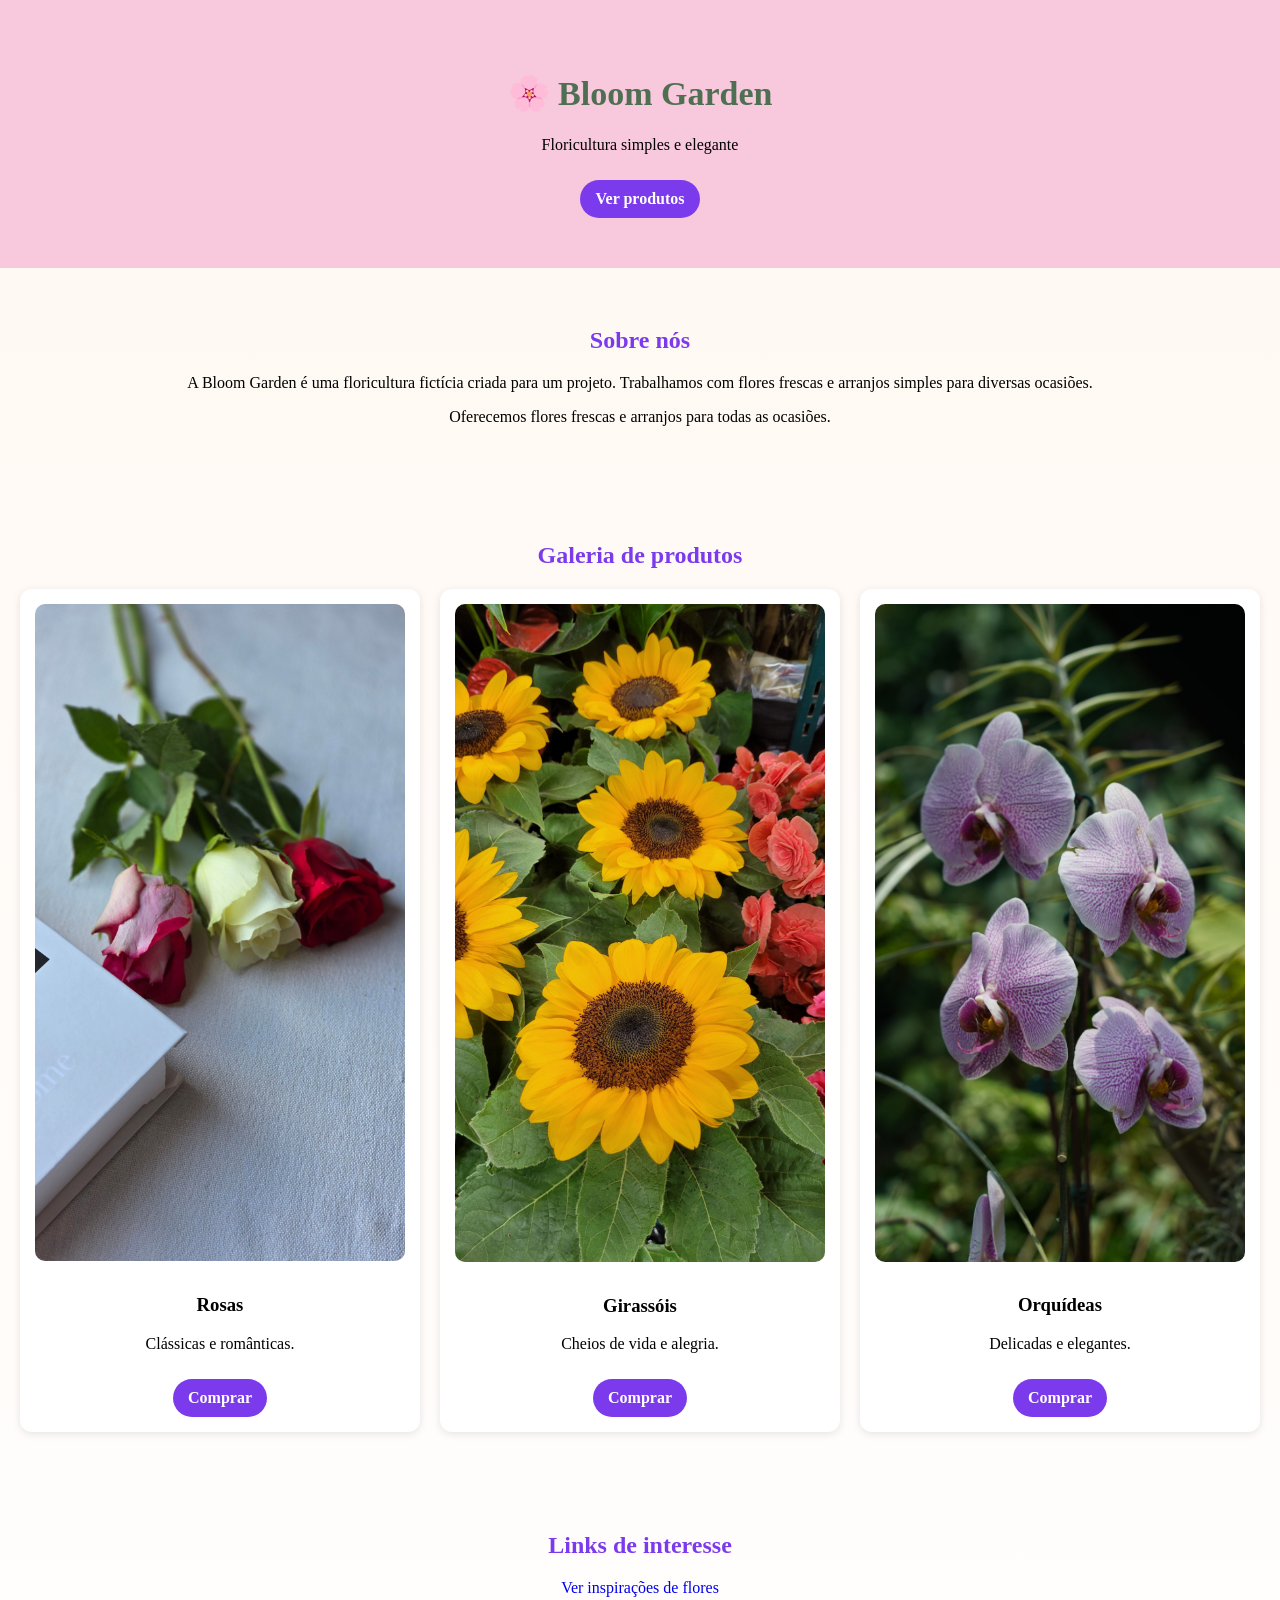
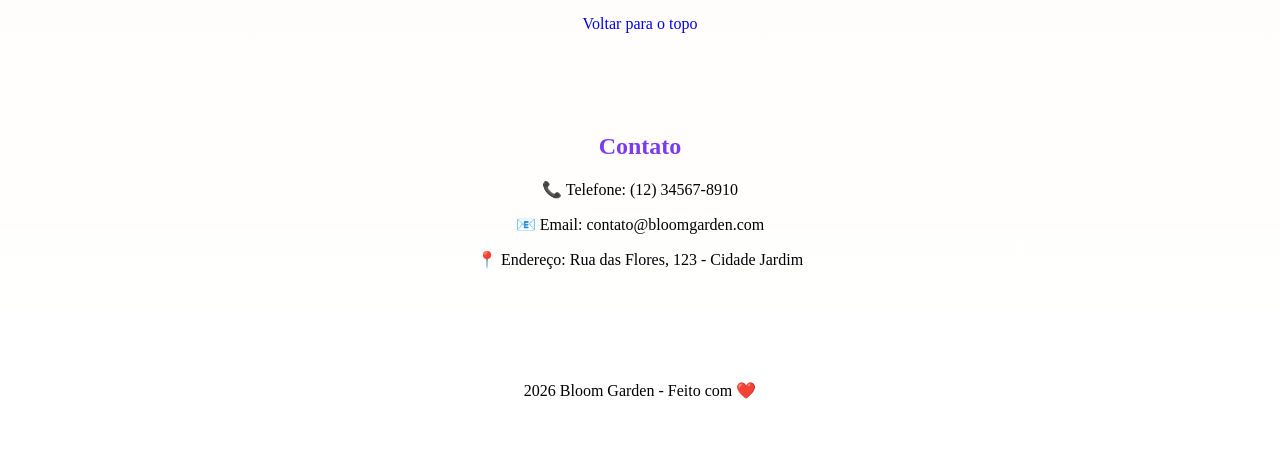
<file: index.html>
<!DOCTYPE html>
<html lang="pt-br">

<head>
  <meta charset="UTF-8">
  
  <title>Bloom Garden</title>

  <!-- ÍCONE -->
  <link rel="icon" href="data:image/svg+xml,<svg xmlns=%22http://www.w3.org/2000/svg%22 viewBox=%220 0 100 100%22><text y=%22.9em%22 font-size=%2290%22>🌸</text></svg>">

  <!-- CSS -->
  <link rel="stylesheet" href="css/style.css">
</head>

<body>

  <!-- TOPO -->
  <header id="topo">

    <h1>🌸 Bloom Garden</h1>
    <p>Floricultura simples e elegante</p>

    <a class="botao" href="#produtos">Ver produtos</a>

  </header>

  <!-- SOBRE -->
  <section class="secao">

    <h2>Sobre nós</h2>

    <p>A Bloom Garden é uma floricultura fictícia criada para um projeto.
      Trabalhamos com flores frescas e arranjos simples para diversas ocasiões.</p>
      <p>Oferecemos flores frescas e arranjos para todas as ocasiões.</p>

  </section>

  <!-- PRODUTOS -->
  <section class="secao" id="produtos">

    <h2>Galeria de produtos</h2>

    <div class="grid">

      <div class="card">
        <img src="imagens/pexels-nour-alhoda-2151678059-33888002.jpg" alt="Rosas">
        <h3>Rosas</h3>
        <p>Clássicas e românticas.</p>
        <a class="botao" href="#">Comprar</a>
      </div>

      <div class="card">
        <img src="imagens/pexels-anderson-mendes-2159093743-37843483.jpg" alt="Girassóis">
        <h3>Girassóis</h3>
        <p>Cheios de vida e alegria.</p>
        <a class="botao" href="#">Comprar</a>
      </div>

      <div class="card">
        <img src="imagens/pexels-chongks-195925549-11478454.jpg" alt="Orquídeas">
        <h3>Orquídeas</h3>
        <p>Delicadas e elegantes.</p>
        <a class="botao" href="#">Comprar</a>
      </div>

    </div>

  </section>

  <!-- LINKS DE -->
   <section class="secao">

    <h2>Links de interesse</h2>

    <a href="https://www.pinterest.com/search/pins/?q=flowers" target="_blank"> Ver inspirações de flores</a>

    <br><br>

    <a href="#topo">Voltar para o topo</a>

   </section>

  <!-- CONTATO -->
  <section class="secao">
    <h2>Contato</h2>

    <p>📞 Telefone: (12) 34567-8910</p>
    <p>📧 Email: contato@bloomgarden.com</p>
    <p>📍 Endereço: Rua das Flores, 123 - Cidade Jardim</p>

  </section>

  <!-- RODAPÉ -->
  <footer class="secao">
    <p>2026 Bloom Garden - Feito com ❤️</p>

  </footer>

</body>
</html>
</file>
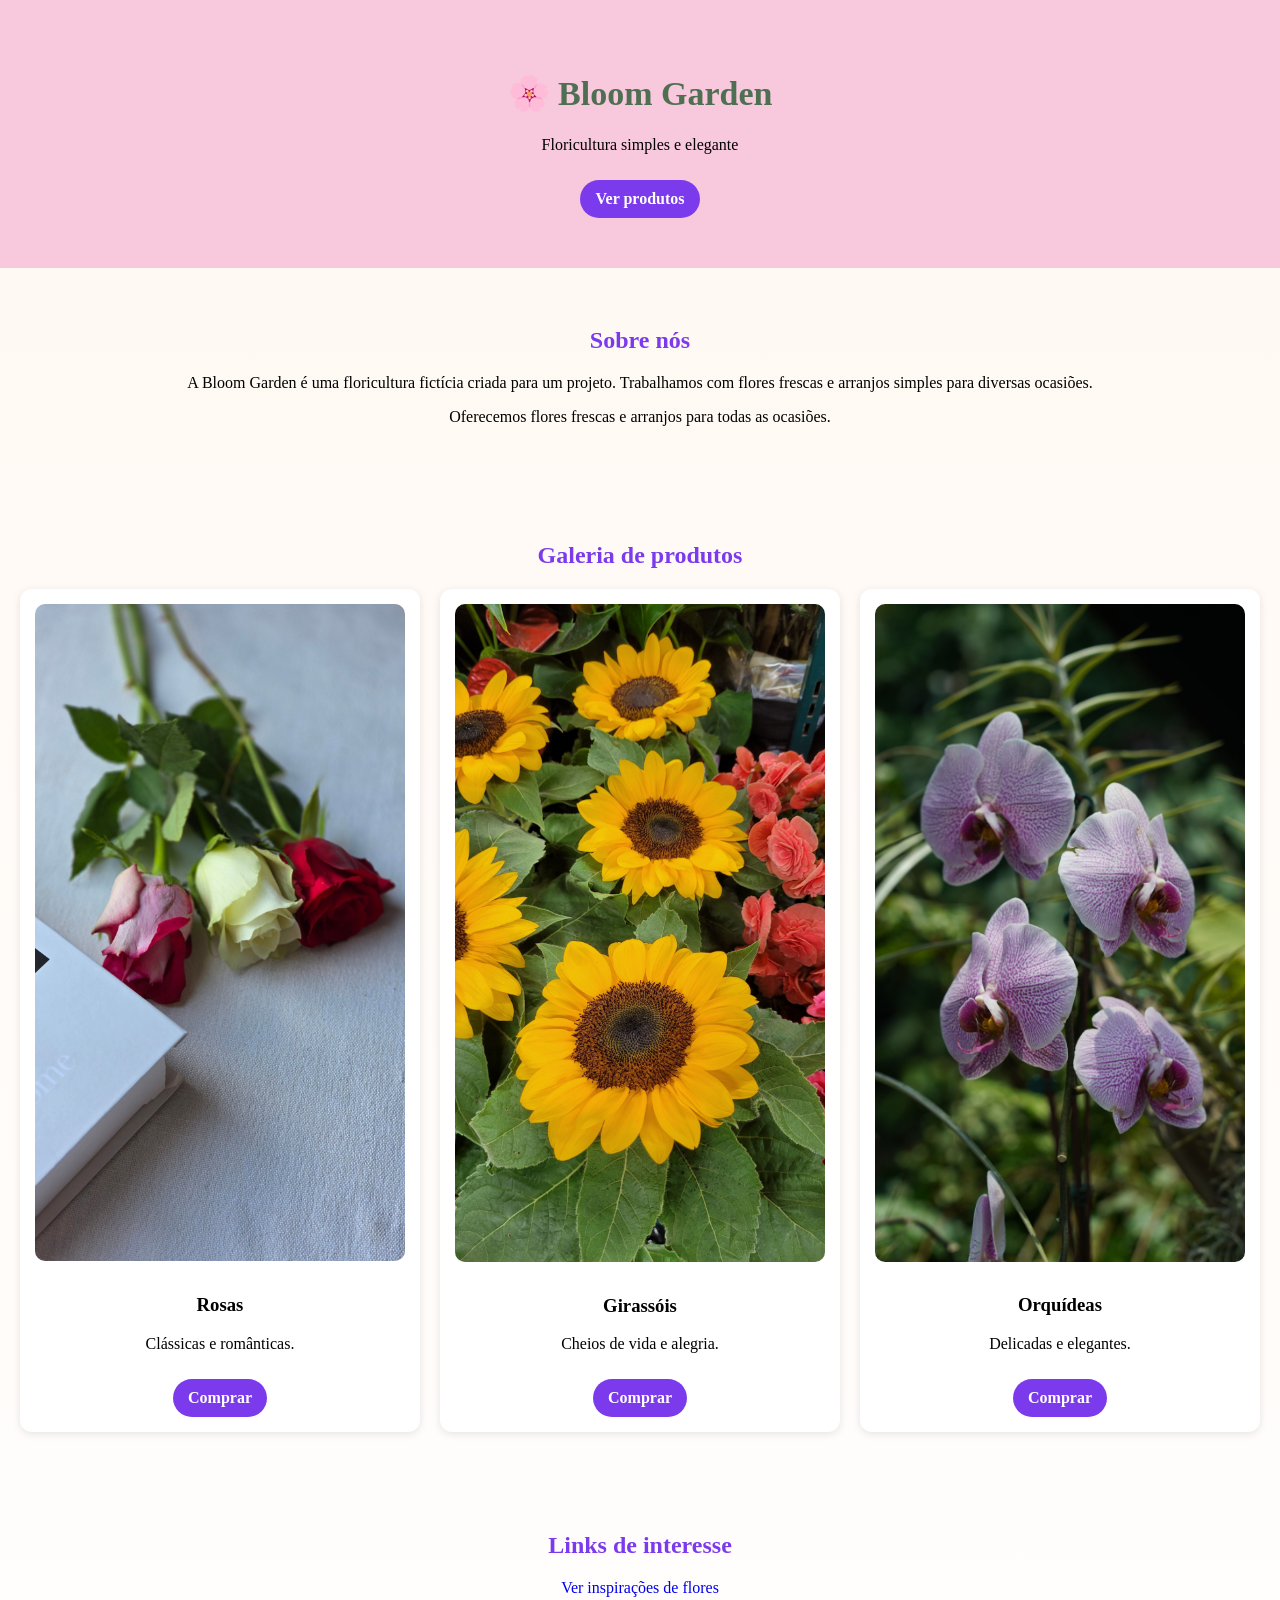
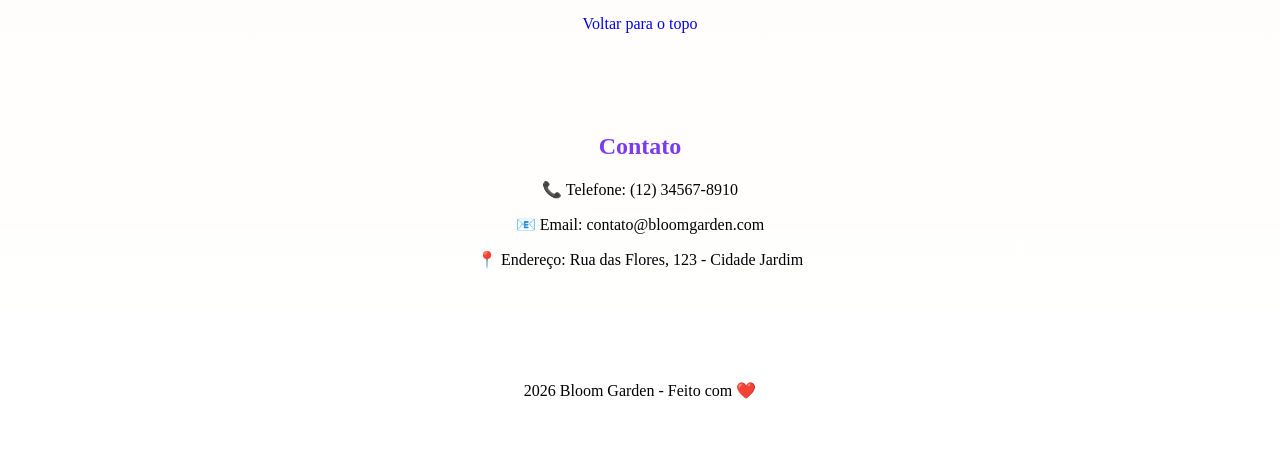
<file: Projeto Final/Index.html>
<!DOCTYPE html>
<html lang="pt-br">

<head>
  <meta charset="UTF-8">
  
  <title>Bloom Garden</title>

  <!-- ÍCONE -->
  <link rel="icon" href="data:image/svg+xml,<svg xmlns=%22http://www.w3.org/2000/svg%22 viewBox=%220 0 100 100%22><text y=%22.9em%22 font-size=%2290%22>🌸</text></svg>">

  <!-- CSS -->
  <link rel="stylesheet" href="style.css">
</head>

<body>

  <!-- TOPO -->
  <header id="topo">

    <h1>🌸 Bloom Garden</h1>
    <p>Floricultura simples e elegante</p>

    <a class="botao" href="#produtos">Ver produtos</a>

  </header>

  <!-- SOBRE -->
  <section class="secao">

    <h2>Sobre nós</h2>

    <p>A Bloom Garden é uma floricultura fictícia criada para um projeto.
      Trabalhamos com flores frescas e arranjos simples para diversas ocasiões.</p>
      <p>Oferecemos flores frescas e arranjos para todas as ocasiões.</p>

  </section>

  <!-- PRODUTOS -->
  <section class="secao" id="produtos">

    <h2>Galeria de produtos</h2>

    <div class="grid">

      <div class="card">
        <img src="pexels-nour-alhoda-2151678059-33888002.jpg" alt="Rosas">
        <h3>Rosas</h3>
        <p>Clássicas e românticas.</p>
        <a class="botao" href="#">Comprar</a>
      </div>

      <div class="card">
        <img src="pexels-anderson-mendes-2159093743-37843483.jpg" alt="Girassóis">
        <h3>Girassóis</h3>
        <p>Cheios de vida e alegria.</p>
        <a class="botao" href="#">Comprar</a>
      </div>

      <div class="card">
        <img src="pexels-chongks-195925549-11478454.jpg" alt="Orquídeas">
        <h3>Orquídeas</h3>
        <p>Delicadas e elegantes.</p>
        <a class="botao" href="#">Comprar</a>
      </div>

    </div>

  </section>

  <!-- LINKS DE -->
   <section class="secao">

    <h2>Links de interesse</h2>

    <a href="https://www.pinterest.com/search/pins/?q=flowers" target="_blank"> Ver inspirações de flores</a>

    <br><br>

    <a href="#topo">Voltar para o topo</a>

   </section>

  <!-- CONTATO -->
  <section class="secao">
    <h2>Contato</h2>

    <p>📞 Telefone: (12) 34567-8910</p>
    <p>📧 Email: contato@bloomgarden.com</p>
    <p>📍 Endereço: Rua das Flores, 123 - Cidade Jardim</p>

  </section>

  <!-- RODAPÉ -->
  <footer class="secao">
    <p>2026 Bloom Garden - Feito com ❤️</p>

  </footer>

</body>
</html>
</file>
<file: css/style.css>
/* ===== FUNDO ===== */
body {
  margin: 0;
  font-family: 'Playfair Display', serif;
  background: linear-gradient(#fff8f2, #ffffff);
  text-align: center;
}

/* ===== TOPO ===== */
#topo {
  background-color: #f8c8dc;
  padding: 50px 20px;
}

/* ===== SEÇÕES ===== */
.secao {
  padding: 40px 20px;
}

/* ===== TÍTULOS ===== */
h1 {
  color: #4f6f52;
  font-size: 34px;
}

h2 {
  color: #7c3aed;
}

/* ===== LINKS ===== */
a {
  text-decoration: none;
}

/* ===== GRID ===== */
.grid {
  display: grid;
  grid-template-columns: repeat(auto-fit, minmax(180px, 1fr));
  gap: 20px;
}

/* ===== CARD ===== */
.card {
  background: white;
  padding: 15px;
  border-radius: 12px;

  box-shadow: 0 2px 8px rgba(0,0,0,0.1);

  transition: 0.3s;
}

/* HOVER NOS CARDS */
.card:hover {
  transform: translateY(-5px);
}

/* ===== IMAGEM DOS CARDS ===== */
.card img {
  width: 100%;
  border-radius: 10px;
  margin-bottom: 10px;
}

/* ===== BOTÃO ===== */
.botao {
  display: inline-block;
  background: #7c3aed;
  color: white;
  padding: 10px 15px;
  border-radius: 20px;
  margin-top: 10px;

  font-weight: bold;
  transition: 0.3s;
}

/* HOVER BOTÃO */
.botao:hover {
  background: #4f6f52;
  transform: scale(1.05);
}

/* ===== IMAGEM GRANDE ===== */
.imagem {
  width: 90%;
  max-width: 400px;
  border-radius: 10px;
}
</file>
<file: Projeto Final/style.css>
/* ===== FUNDO ===== */
body {
  margin: 0;
  font-family: 'Playfair Display', serif;
  background: linear-gradient(#fff8f2, #ffffff);
  text-align: center;
}

/* ===== TOPO ===== */
#topo {
  background-color: #f8c8dc;
  padding: 50px 20px;
}

/* ===== SEÇÕES ===== */
.secao {
  padding: 40px 20px;
}

/* ===== TÍTULOS ===== */
h1 {
  color: #4f6f52;
  font-size: 34px;
}

h2 {
  color: #7c3aed;
}

/* ===== LINKS ===== */
a {
  text-decoration: none;
}

/* ===== GRID ===== */
.grid {
  display: grid;
  grid-template-columns: repeat(auto-fit, minmax(180px, 1fr));
  gap: 20px;
}

/* ===== CARD ===== */
.card {
  background: white;
  padding: 15px;
  border-radius: 12px;

  box-shadow: 0 2px 8px rgba(0,0,0,0.1);

  transition: 0.3s;
}

/* HOVER NOS CARDS */
.card:hover {
  transform: translateY(-5px);
}

/* ===== IMAGEM DOS CARDS ===== */
.card img {
  width: 100%;
  border-radius: 10px;
  margin-bottom: 10px;
}

/* ===== BOTÃO ===== */
.botao {
  display: inline-block;
  background: #7c3aed;
  color: white;
  padding: 10px 15px;
  border-radius: 20px;
  margin-top: 10px;

  font-weight: bold;
  transition: 0.3s;
}

/* HOVER BOTÃO */
.botao:hover {
  background: #4f6f52;
  transform: scale(1.05);
}

/* ===== IMAGEM GRANDE ===== */
.imagem {
  width: 90%;
  max-width: 400px;
  border-radius: 10px;
}
</file>
